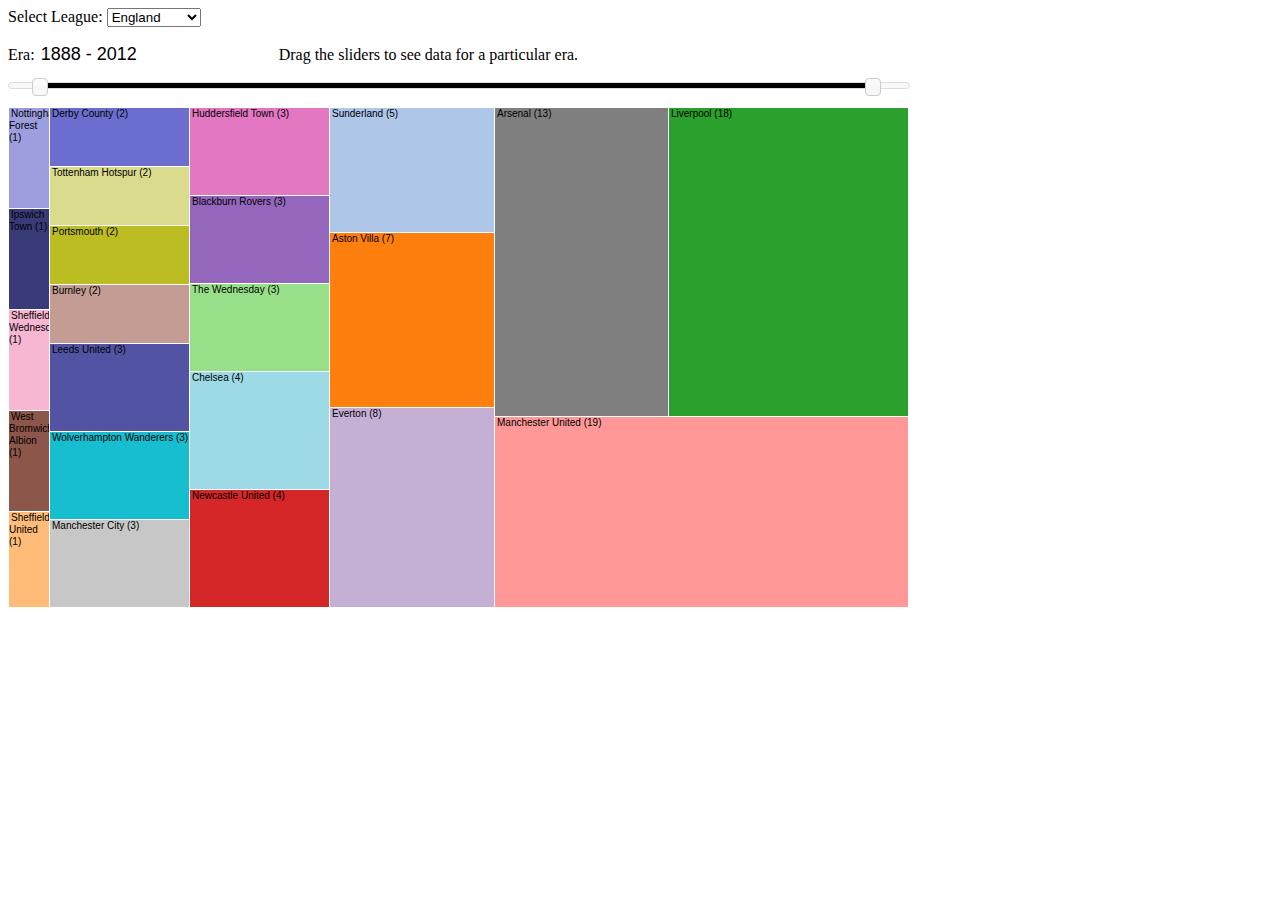
<file: index.html>
<html>
  <head>
    <title>League Champions</title>
    <script type="text/javascript" src="d3.v2.min.js"></script>
    <script type="text/javascript" src="champions.js"></script>
    <link type="text/css" href="jqueryui/css/ui-lightness/jquery-ui-1.8.21.custom.css" rel="stylesheet" />
    <script type="text/javascript" src="jqueryui/js/jquery-1.7.2.min.js"></script>
    <script type="text/javascript" src="jqueryui/js/jquery-ui-1.8.21.custom.min.js"></script>
    <link rel="stylesheet" href="champions.css" type="text/css"
          media="screen" title="no title" charset="utf-8"/>

  </head>
  <body>
    <div id="league">Select League:
      <select id="leagueselect">
        <option value="england">England</option>
        <option value="france">France</option>
        <option value="germany">Germany</option>
        <option value="italy">Italy</option>
        <option value="netherlands">Netherlands</option>
        <option value="spain">Spain</option>
      </select>
    </div>
    <div id="slider">
      <div class="slidercontrols">
        <p>
          <label for="era">Era:</label>
          <input type="text" id="era" style="border:0; color:#000000;" readonly="redonly"/>
          Drag the sliders to see data for a particular era.
        </p>

        <div id="slider-range" style="width: 900px;"></div>
      </div>
      <br/>
      <div id="champions">
      </div>
      <script type="text/javascript">
        drawEvrything();
      </script>
  </body>
</html>
</file>
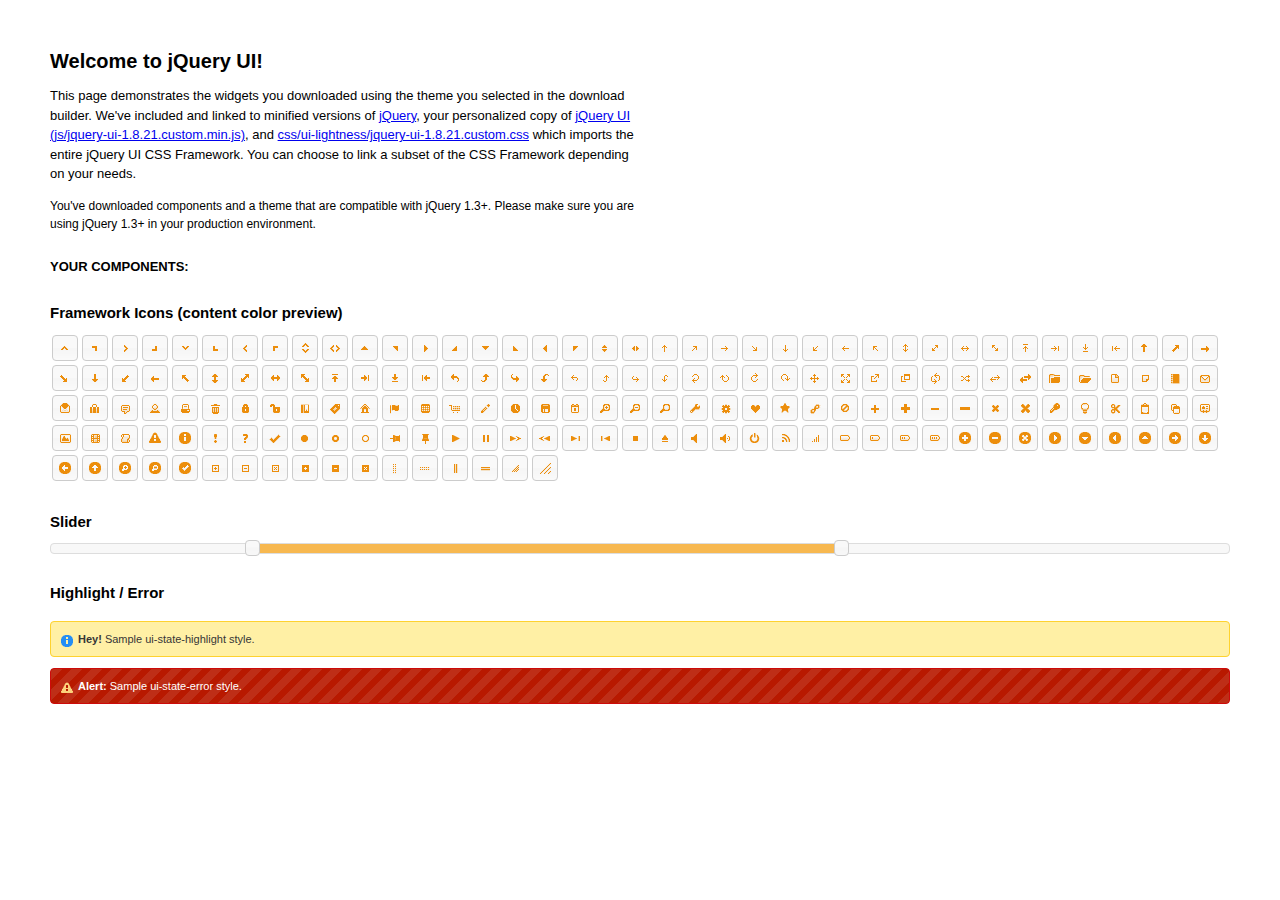
<file: jqueryui/index.html>
<!DOCTYPE html>
<html>
	<head>
		<meta http-equiv="Content-Type" content="text/html; charset=iso-8859-1" />
		<title>jQuery UI Example Page</title>
		<link type="text/css" href="css/ui-lightness/jquery-ui-1.8.21.custom.css" rel="stylesheet" />
		<script type="text/javascript" src="js/jquery-1.7.2.min.js"></script>
		<script type="text/javascript" src="js/jquery-ui-1.8.21.custom.min.js"></script>
		<script type="text/javascript">
			$(function(){

				// Slider
				$('#slider').slider({
					range: true,
					values: [17, 67]
				});

				//hover states on the static widgets
				$('#dialog_link, ul#icons li').hover(
					function() { $(this).addClass('ui-state-hover'); },
					function() { $(this).removeClass('ui-state-hover'); }
				);

			});
		</script>
		<style type="text/css">
			/*demo page css*/
			body{ font: 62.5% "Trebuchet MS", sans-serif; margin: 50px;}
			.demoHeaders { margin-top: 2em; }
			#dialog_link {padding: .4em 1em .4em 20px;text-decoration: none;position: relative;}
			#dialog_link span.ui-icon {margin: 0 5px 0 0;position: absolute;left: .2em;top: 50%;margin-top: -8px;}
			ul#icons {margin: 0; padding: 0;}
			ul#icons li {margin: 2px; position: relative; padding: 4px 0; cursor: pointer; float: left;  list-style: none;}
			ul#icons span.ui-icon {float: left; margin: 0 4px;}
		</style>
	</head>
	<body>
	<h1>Welcome to jQuery UI!</h1>
	<p style="font-size: 1.3em; line-height: 1.5; margin: 1em 0; width: 50%;">This page demonstrates the widgets you downloaded using the theme you selected in the download builder. We've included and linked to minified versions of <a href="js/jquery-1.7.2.min.js">jQuery</a>, your personalized copy of <a href="js/jquery-ui-1.8.21.custom.min.js">jQuery UI (js/jquery-ui-1.8.21.custom.min.js)</a>, and <a href="css/ui-lightness/jquery-ui-1.8.21.custom.css">css/ui-lightness/jquery-ui-1.8.21.custom.css</a> which imports the entire jQuery UI CSS Framework. You can choose to link a subset of the CSS Framework depending on your needs. </p>
	<p style="font-size: 1.2em; line-height: 1.5; margin: 1em 0; width: 50%;">You've downloaded components and a theme that are compatible with jQuery 1.3+. Please make sure you are using jQuery 1.3+ in your production environment.</p>

	<p style="font-weight: bold; margin: 2em 0 1em; font-size: 1.3em;">YOUR COMPONENTS:</p>


		<h2 class="demoHeaders">Framework Icons (content color preview)</h2>
		<ul id="icons" class="ui-widget ui-helper-clearfix">

		<li class="ui-state-default ui-corner-all" title=".ui-icon-carat-1-n"><span class="ui-icon ui-icon-carat-1-n"></span></li>
		<li class="ui-state-default ui-corner-all" title=".ui-icon-carat-1-ne"><span class="ui-icon ui-icon-carat-1-ne"></span></li>
		<li class="ui-state-default ui-corner-all" title=".ui-icon-carat-1-e"><span class="ui-icon ui-icon-carat-1-e"></span></li>

		<li class="ui-state-default ui-corner-all" title=".ui-icon-carat-1-se"><span class="ui-icon ui-icon-carat-1-se"></span></li>
		<li class="ui-state-default ui-corner-all" title=".ui-icon-carat-1-s"><span class="ui-icon ui-icon-carat-1-s"></span></li>
		<li class="ui-state-default ui-corner-all" title=".ui-icon-carat-1-sw"><span class="ui-icon ui-icon-carat-1-sw"></span></li>
		<li class="ui-state-default ui-corner-all" title=".ui-icon-carat-1-w"><span class="ui-icon ui-icon-carat-1-w"></span></li>
		<li class="ui-state-default ui-corner-all" title=".ui-icon-carat-1-nw"><span class="ui-icon ui-icon-carat-1-nw"></span></li>
		<li class="ui-state-default ui-corner-all" title=".ui-icon-carat-2-n-s"><span class="ui-icon ui-icon-carat-2-n-s"></span></li>
		<li class="ui-state-default ui-corner-all" title=".ui-icon-carat-2-e-w"><span class="ui-icon ui-icon-carat-2-e-w"></span></li>
		<li class="ui-state-default ui-corner-all" title=".ui-icon-triangle-1-n"><span class="ui-icon ui-icon-triangle-1-n"></span></li>
		<li class="ui-state-default ui-corner-all" title=".ui-icon-triangle-1-ne"><span class="ui-icon ui-icon-triangle-1-ne"></span></li>

		<li class="ui-state-default ui-corner-all" title=".ui-icon-triangle-1-e"><span class="ui-icon ui-icon-triangle-1-e"></span></li>
		<li class="ui-state-default ui-corner-all" title=".ui-icon-triangle-1-se"><span class="ui-icon ui-icon-triangle-1-se"></span></li>
		<li class="ui-state-default ui-corner-all" title=".ui-icon-triangle-1-s"><span class="ui-icon ui-icon-triangle-1-s"></span></li>
		<li class="ui-state-default ui-corner-all" title=".ui-icon-triangle-1-sw"><span class="ui-icon ui-icon-triangle-1-sw"></span></li>
		<li class="ui-state-default ui-corner-all" title=".ui-icon-triangle-1-w"><span class="ui-icon ui-icon-triangle-1-w"></span></li>
		<li class="ui-state-default ui-corner-all" title=".ui-icon-triangle-1-nw"><span class="ui-icon ui-icon-triangle-1-nw"></span></li>
		<li class="ui-state-default ui-corner-all" title=".ui-icon-triangle-2-n-s"><span class="ui-icon ui-icon-triangle-2-n-s"></span></li>
		<li class="ui-state-default ui-corner-all" title=".ui-icon-triangle-2-e-w"><span class="ui-icon ui-icon-triangle-2-e-w"></span></li>
		<li class="ui-state-default ui-corner-all" title=".ui-icon-arrow-1-n"><span class="ui-icon ui-icon-arrow-1-n"></span></li>

		<li class="ui-state-default ui-corner-all" title=".ui-icon-arrow-1-ne"><span class="ui-icon ui-icon-arrow-1-ne"></span></li>
		<li class="ui-state-default ui-corner-all" title=".ui-icon-arrow-1-e"><span class="ui-icon ui-icon-arrow-1-e"></span></li>
		<li class="ui-state-default ui-corner-all" title=".ui-icon-arrow-1-se"><span class="ui-icon ui-icon-arrow-1-se"></span></li>
		<li class="ui-state-default ui-corner-all" title=".ui-icon-arrow-1-s"><span class="ui-icon ui-icon-arrow-1-s"></span></li>
		<li class="ui-state-default ui-corner-all" title=".ui-icon-arrow-1-sw"><span class="ui-icon ui-icon-arrow-1-sw"></span></li>
		<li class="ui-state-default ui-corner-all" title=".ui-icon-arrow-1-w"><span class="ui-icon ui-icon-arrow-1-w"></span></li>
		<li class="ui-state-default ui-corner-all" title=".ui-icon-arrow-1-nw"><span class="ui-icon ui-icon-arrow-1-nw"></span></li>
		<li class="ui-state-default ui-corner-all" title=".ui-icon-arrow-2-n-s"><span class="ui-icon ui-icon-arrow-2-n-s"></span></li>
		<li class="ui-state-default ui-corner-all" title=".ui-icon-arrow-2-ne-sw"><span class="ui-icon ui-icon-arrow-2-ne-sw"></span></li>

		<li class="ui-state-default ui-corner-all" title=".ui-icon-arrow-2-e-w"><span class="ui-icon ui-icon-arrow-2-e-w"></span></li>
		<li class="ui-state-default ui-corner-all" title=".ui-icon-arrow-2-se-nw"><span class="ui-icon ui-icon-arrow-2-se-nw"></span></li>
		<li class="ui-state-default ui-corner-all" title=".ui-icon-arrowstop-1-n"><span class="ui-icon ui-icon-arrowstop-1-n"></span></li>
		<li class="ui-state-default ui-corner-all" title=".ui-icon-arrowstop-1-e"><span class="ui-icon ui-icon-arrowstop-1-e"></span></li>
		<li class="ui-state-default ui-corner-all" title=".ui-icon-arrowstop-1-s"><span class="ui-icon ui-icon-arrowstop-1-s"></span></li>
		<li class="ui-state-default ui-corner-all" title=".ui-icon-arrowstop-1-w"><span class="ui-icon ui-icon-arrowstop-1-w"></span></li>
		<li class="ui-state-default ui-corner-all" title=".ui-icon-arrowthick-1-n"><span class="ui-icon ui-icon-arrowthick-1-n"></span></li>
		<li class="ui-state-default ui-corner-all" title=".ui-icon-arrowthick-1-ne"><span class="ui-icon ui-icon-arrowthick-1-ne"></span></li>
		<li class="ui-state-default ui-corner-all" title=".ui-icon-arrowthick-1-e"><span class="ui-icon ui-icon-arrowthick-1-e"></span></li>

		<li class="ui-state-default ui-corner-all" title=".ui-icon-arrowthick-1-se"><span class="ui-icon ui-icon-arrowthick-1-se"></span></li>
		<li class="ui-state-default ui-corner-all" title=".ui-icon-arrowthick-1-s"><span class="ui-icon ui-icon-arrowthick-1-s"></span></li>
		<li class="ui-state-default ui-corner-all" title=".ui-icon-arrowthick-1-sw"><span class="ui-icon ui-icon-arrowthick-1-sw"></span></li>
		<li class="ui-state-default ui-corner-all" title=".ui-icon-arrowthick-1-w"><span class="ui-icon ui-icon-arrowthick-1-w"></span></li>
		<li class="ui-state-default ui-corner-all" title=".ui-icon-arrowthick-1-nw"><span class="ui-icon ui-icon-arrowthick-1-nw"></span></li>
		<li class="ui-state-default ui-corner-all" title=".ui-icon-arrowthick-2-n-s"><span class="ui-icon ui-icon-arrowthick-2-n-s"></span></li>
		<li class="ui-state-default ui-corner-all" title=".ui-icon-arrowthick-2-ne-sw"><span class="ui-icon ui-icon-arrowthick-2-ne-sw"></span></li>
		<li class="ui-state-default ui-corner-all" title=".ui-icon-arrowthick-2-e-w"><span class="ui-icon ui-icon-arrowthick-2-e-w"></span></li>
		<li class="ui-state-default ui-corner-all" title=".ui-icon-arrowthick-2-se-nw"><span class="ui-icon ui-icon-arrowthick-2-se-nw"></span></li>

		<li class="ui-state-default ui-corner-all" title=".ui-icon-arrowthickstop-1-n"><span class="ui-icon ui-icon-arrowthickstop-1-n"></span></li>
		<li class="ui-state-default ui-corner-all" title=".ui-icon-arrowthickstop-1-e"><span class="ui-icon ui-icon-arrowthickstop-1-e"></span></li>
		<li class="ui-state-default ui-corner-all" title=".ui-icon-arrowthickstop-1-s"><span class="ui-icon ui-icon-arrowthickstop-1-s"></span></li>
		<li class="ui-state-default ui-corner-all" title=".ui-icon-arrowthickstop-1-w"><span class="ui-icon ui-icon-arrowthickstop-1-w"></span></li>
		<li class="ui-state-default ui-corner-all" title=".ui-icon-arrowreturnthick-1-w"><span class="ui-icon ui-icon-arrowreturnthick-1-w"></span></li>
		<li class="ui-state-default ui-corner-all" title=".ui-icon-arrowreturnthick-1-n"><span class="ui-icon ui-icon-arrowreturnthick-1-n"></span></li>
		<li class="ui-state-default ui-corner-all" title=".ui-icon-arrowreturnthick-1-e"><span class="ui-icon ui-icon-arrowreturnthick-1-e"></span></li>
		<li class="ui-state-default ui-corner-all" title=".ui-icon-arrowreturnthick-1-s"><span class="ui-icon ui-icon-arrowreturnthick-1-s"></span></li>
		<li class="ui-state-default ui-corner-all" title=".ui-icon-arrowreturn-1-w"><span class="ui-icon ui-icon-arrowreturn-1-w"></span></li>

		<li class="ui-state-default ui-corner-all" title=".ui-icon-arrowreturn-1-n"><span class="ui-icon ui-icon-arrowreturn-1-n"></span></li>
		<li class="ui-state-default ui-corner-all" title=".ui-icon-arrowreturn-1-e"><span class="ui-icon ui-icon-arrowreturn-1-e"></span></li>
		<li class="ui-state-default ui-corner-all" title=".ui-icon-arrowreturn-1-s"><span class="ui-icon ui-icon-arrowreturn-1-s"></span></li>
		<li class="ui-state-default ui-corner-all" title=".ui-icon-arrowrefresh-1-w"><span class="ui-icon ui-icon-arrowrefresh-1-w"></span></li>
		<li class="ui-state-default ui-corner-all" title=".ui-icon-arrowrefresh-1-n"><span class="ui-icon ui-icon-arrowrefresh-1-n"></span></li>
		<li class="ui-state-default ui-corner-all" title=".ui-icon-arrowrefresh-1-e"><span class="ui-icon ui-icon-arrowrefresh-1-e"></span></li>
		<li class="ui-state-default ui-corner-all" title=".ui-icon-arrowrefresh-1-s"><span class="ui-icon ui-icon-arrowrefresh-1-s"></span></li>
		<li class="ui-state-default ui-corner-all" title=".ui-icon-arrow-4"><span class="ui-icon ui-icon-arrow-4"></span></li>
		<li class="ui-state-default ui-corner-all" title=".ui-icon-arrow-4-diag"><span class="ui-icon ui-icon-arrow-4-diag"></span></li>

		<li class="ui-state-default ui-corner-all" title=".ui-icon-extlink"><span class="ui-icon ui-icon-extlink"></span></li>
		<li class="ui-state-default ui-corner-all" title=".ui-icon-newwin"><span class="ui-icon ui-icon-newwin"></span></li>
		<li class="ui-state-default ui-corner-all" title=".ui-icon-refresh"><span class="ui-icon ui-icon-refresh"></span></li>
		<li class="ui-state-default ui-corner-all" title=".ui-icon-shuffle"><span class="ui-icon ui-icon-shuffle"></span></li>
		<li class="ui-state-default ui-corner-all" title=".ui-icon-transfer-e-w"><span class="ui-icon ui-icon-transfer-e-w"></span></li>
		<li class="ui-state-default ui-corner-all" title=".ui-icon-transferthick-e-w"><span class="ui-icon ui-icon-transferthick-e-w"></span></li>
		<li class="ui-state-default ui-corner-all" title=".ui-icon-folder-collapsed"><span class="ui-icon ui-icon-folder-collapsed"></span></li>
		<li class="ui-state-default ui-corner-all" title=".ui-icon-folder-open"><span class="ui-icon ui-icon-folder-open"></span></li>
		<li class="ui-state-default ui-corner-all" title=".ui-icon-document"><span class="ui-icon ui-icon-document"></span></li>

		<li class="ui-state-default ui-corner-all" title=".ui-icon-document-b"><span class="ui-icon ui-icon-document-b"></span></li>
		<li class="ui-state-default ui-corner-all" title=".ui-icon-note"><span class="ui-icon ui-icon-note"></span></li>
		<li class="ui-state-default ui-corner-all" title=".ui-icon-mail-closed"><span class="ui-icon ui-icon-mail-closed"></span></li>
		<li class="ui-state-default ui-corner-all" title=".ui-icon-mail-open"><span class="ui-icon ui-icon-mail-open"></span></li>
		<li class="ui-state-default ui-corner-all" title=".ui-icon-suitcase"><span class="ui-icon ui-icon-suitcase"></span></li>
		<li class="ui-state-default ui-corner-all" title=".ui-icon-comment"><span class="ui-icon ui-icon-comment"></span></li>
		<li class="ui-state-default ui-corner-all" title=".ui-icon-person"><span class="ui-icon ui-icon-person"></span></li>
		<li class="ui-state-default ui-corner-all" title=".ui-icon-print"><span class="ui-icon ui-icon-print"></span></li>
		<li class="ui-state-default ui-corner-all" title=".ui-icon-trash"><span class="ui-icon ui-icon-trash"></span></li>

		<li class="ui-state-default ui-corner-all" title=".ui-icon-locked"><span class="ui-icon ui-icon-locked"></span></li>
		<li class="ui-state-default ui-corner-all" title=".ui-icon-unlocked"><span class="ui-icon ui-icon-unlocked"></span></li>
		<li class="ui-state-default ui-corner-all" title=".ui-icon-bookmark"><span class="ui-icon ui-icon-bookmark"></span></li>
		<li class="ui-state-default ui-corner-all" title=".ui-icon-tag"><span class="ui-icon ui-icon-tag"></span></li>
		<li class="ui-state-default ui-corner-all" title=".ui-icon-home"><span class="ui-icon ui-icon-home"></span></li>
		<li class="ui-state-default ui-corner-all" title=".ui-icon-flag"><span class="ui-icon ui-icon-flag"></span></li>
		<li class="ui-state-default ui-corner-all" title=".ui-icon-calculator"><span class="ui-icon ui-icon-calculator"></span></li>
		<li class="ui-state-default ui-corner-all" title=".ui-icon-cart"><span class="ui-icon ui-icon-cart"></span></li>
		<li class="ui-state-default ui-corner-all" title=".ui-icon-pencil"><span class="ui-icon ui-icon-pencil"></span></li>

		<li class="ui-state-default ui-corner-all" title=".ui-icon-clock"><span class="ui-icon ui-icon-clock"></span></li>
		<li class="ui-state-default ui-corner-all" title=".ui-icon-disk"><span class="ui-icon ui-icon-disk"></span></li>
		<li class="ui-state-default ui-corner-all" title=".ui-icon-calendar"><span class="ui-icon ui-icon-calendar"></span></li>
		<li class="ui-state-default ui-corner-all" title=".ui-icon-zoomin"><span class="ui-icon ui-icon-zoomin"></span></li>
		<li class="ui-state-default ui-corner-all" title=".ui-icon-zoomout"><span class="ui-icon ui-icon-zoomout"></span></li>
		<li class="ui-state-default ui-corner-all" title=".ui-icon-search"><span class="ui-icon ui-icon-search"></span></li>
		<li class="ui-state-default ui-corner-all" title=".ui-icon-wrench"><span class="ui-icon ui-icon-wrench"></span></li>
		<li class="ui-state-default ui-corner-all" title=".ui-icon-gear"><span class="ui-icon ui-icon-gear"></span></li>
		<li class="ui-state-default ui-corner-all" title=".ui-icon-heart"><span class="ui-icon ui-icon-heart"></span></li>

		<li class="ui-state-default ui-corner-all" title=".ui-icon-star"><span class="ui-icon ui-icon-star"></span></li>
		<li class="ui-state-default ui-corner-all" title=".ui-icon-link"><span class="ui-icon ui-icon-link"></span></li>
		<li class="ui-state-default ui-corner-all" title=".ui-icon-cancel"><span class="ui-icon ui-icon-cancel"></span></li>
		<li class="ui-state-default ui-corner-all" title=".ui-icon-plus"><span class="ui-icon ui-icon-plus"></span></li>
		<li class="ui-state-default ui-corner-all" title=".ui-icon-plusthick"><span class="ui-icon ui-icon-plusthick"></span></li>
		<li class="ui-state-default ui-corner-all" title=".ui-icon-minus"><span class="ui-icon ui-icon-minus"></span></li>
		<li class="ui-state-default ui-corner-all" title=".ui-icon-minusthick"><span class="ui-icon ui-icon-minusthick"></span></li>
		<li class="ui-state-default ui-corner-all" title=".ui-icon-close"><span class="ui-icon ui-icon-close"></span></li>
		<li class="ui-state-default ui-corner-all" title=".ui-icon-closethick"><span class="ui-icon ui-icon-closethick"></span></li>

		<li class="ui-state-default ui-corner-all" title=".ui-icon-key"><span class="ui-icon ui-icon-key"></span></li>
		<li class="ui-state-default ui-corner-all" title=".ui-icon-lightbulb"><span class="ui-icon ui-icon-lightbulb"></span></li>
		<li class="ui-state-default ui-corner-all" title=".ui-icon-scissors"><span class="ui-icon ui-icon-scissors"></span></li>
		<li class="ui-state-default ui-corner-all" title=".ui-icon-clipboard"><span class="ui-icon ui-icon-clipboard"></span></li>
		<li class="ui-state-default ui-corner-all" title=".ui-icon-copy"><span class="ui-icon ui-icon-copy"></span></li>
		<li class="ui-state-default ui-corner-all" title=".ui-icon-contact"><span class="ui-icon ui-icon-contact"></span></li>
		<li class="ui-state-default ui-corner-all" title=".ui-icon-image"><span class="ui-icon ui-icon-image"></span></li>
		<li class="ui-state-default ui-corner-all" title=".ui-icon-video"><span class="ui-icon ui-icon-video"></span></li>
		<li class="ui-state-default ui-corner-all" title=".ui-icon-script"><span class="ui-icon ui-icon-script"></span></li>
		<li class="ui-state-default ui-corner-all" title=".ui-icon-alert"><span class="ui-icon ui-icon-alert"></span></li>

		<li class="ui-state-default ui-corner-all" title=".ui-icon-info"><span class="ui-icon ui-icon-info"></span></li>
		<li class="ui-state-default ui-corner-all" title=".ui-icon-notice"><span class="ui-icon ui-icon-notice"></span></li>
		<li class="ui-state-default ui-corner-all" title=".ui-icon-help"><span class="ui-icon ui-icon-help"></span></li>
		<li class="ui-state-default ui-corner-all" title=".ui-icon-check"><span class="ui-icon ui-icon-check"></span></li>
		<li class="ui-state-default ui-corner-all" title=".ui-icon-bullet"><span class="ui-icon ui-icon-bullet"></span></li>
		<li class="ui-state-default ui-corner-all" title=".ui-icon-radio-off"><span class="ui-icon ui-icon-radio-off"></span></li>
		<li class="ui-state-default ui-corner-all" title=".ui-icon-radio-on"><span class="ui-icon ui-icon-radio-on"></span></li>
		<li class="ui-state-default ui-corner-all" title=".ui-icon-pin-w"><span class="ui-icon ui-icon-pin-w"></span></li>
		<li class="ui-state-default ui-corner-all" title=".ui-icon-pin-s"><span class="ui-icon ui-icon-pin-s"></span></li>
		<li class="ui-state-default ui-corner-all" title=".ui-icon-play"><span class="ui-icon ui-icon-play"></span></li>
		<li class="ui-state-default ui-corner-all" title=".ui-icon-pause"><span class="ui-icon ui-icon-pause"></span></li>

		<li class="ui-state-default ui-corner-all" title=".ui-icon-seek-next"><span class="ui-icon ui-icon-seek-next"></span></li>
		<li class="ui-state-default ui-corner-all" title=".ui-icon-seek-prev"><span class="ui-icon ui-icon-seek-prev"></span></li>
		<li class="ui-state-default ui-corner-all" title=".ui-icon-seek-end"><span class="ui-icon ui-icon-seek-end"></span></li>
		<li class="ui-state-default ui-corner-all" title=".ui-icon-seek-first"><span class="ui-icon ui-icon-seek-first"></span></li>
		<li class="ui-state-default ui-corner-all" title=".ui-icon-stop"><span class="ui-icon ui-icon-stop"></span></li>
		<li class="ui-state-default ui-corner-all" title=".ui-icon-eject"><span class="ui-icon ui-icon-eject"></span></li>
		<li class="ui-state-default ui-corner-all" title=".ui-icon-volume-off"><span class="ui-icon ui-icon-volume-off"></span></li>
		<li class="ui-state-default ui-corner-all" title=".ui-icon-volume-on"><span class="ui-icon ui-icon-volume-on"></span></li>
		<li class="ui-state-default ui-corner-all" title=".ui-icon-power"><span class="ui-icon ui-icon-power"></span></li>

		<li class="ui-state-default ui-corner-all" title=".ui-icon-signal-diag"><span class="ui-icon ui-icon-signal-diag"></span></li>
		<li class="ui-state-default ui-corner-all" title=".ui-icon-signal"><span class="ui-icon ui-icon-signal"></span></li>
		<li class="ui-state-default ui-corner-all" title=".ui-icon-battery-0"><span class="ui-icon ui-icon-battery-0"></span></li>
		<li class="ui-state-default ui-corner-all" title=".ui-icon-battery-1"><span class="ui-icon ui-icon-battery-1"></span></li>
		<li class="ui-state-default ui-corner-all" title=".ui-icon-battery-2"><span class="ui-icon ui-icon-battery-2"></span></li>
		<li class="ui-state-default ui-corner-all" title=".ui-icon-battery-3"><span class="ui-icon ui-icon-battery-3"></span></li>
		<li class="ui-state-default ui-corner-all" title=".ui-icon-circle-plus"><span class="ui-icon ui-icon-circle-plus"></span></li>
		<li class="ui-state-default ui-corner-all" title=".ui-icon-circle-minus"><span class="ui-icon ui-icon-circle-minus"></span></li>
		<li class="ui-state-default ui-corner-all" title=".ui-icon-circle-close"><span class="ui-icon ui-icon-circle-close"></span></li>

		<li class="ui-state-default ui-corner-all" title=".ui-icon-circle-triangle-e"><span class="ui-icon ui-icon-circle-triangle-e"></span></li>
		<li class="ui-state-default ui-corner-all" title=".ui-icon-circle-triangle-s"><span class="ui-icon ui-icon-circle-triangle-s"></span></li>
		<li class="ui-state-default ui-corner-all" title=".ui-icon-circle-triangle-w"><span class="ui-icon ui-icon-circle-triangle-w"></span></li>
		<li class="ui-state-default ui-corner-all" title=".ui-icon-circle-triangle-n"><span class="ui-icon ui-icon-circle-triangle-n"></span></li>
		<li class="ui-state-default ui-corner-all" title=".ui-icon-circle-arrow-e"><span class="ui-icon ui-icon-circle-arrow-e"></span></li>
		<li class="ui-state-default ui-corner-all" title=".ui-icon-circle-arrow-s"><span class="ui-icon ui-icon-circle-arrow-s"></span></li>
		<li class="ui-state-default ui-corner-all" title=".ui-icon-circle-arrow-w"><span class="ui-icon ui-icon-circle-arrow-w"></span></li>
		<li class="ui-state-default ui-corner-all" title=".ui-icon-circle-arrow-n"><span class="ui-icon ui-icon-circle-arrow-n"></span></li>
		<li class="ui-state-default ui-corner-all" title=".ui-icon-circle-zoomin"><span class="ui-icon ui-icon-circle-zoomin"></span></li>

		<li class="ui-state-default ui-corner-all" title=".ui-icon-circle-zoomout"><span class="ui-icon ui-icon-circle-zoomout"></span></li>
		<li class="ui-state-default ui-corner-all" title=".ui-icon-circle-check"><span class="ui-icon ui-icon-circle-check"></span></li>
		<li class="ui-state-default ui-corner-all" title=".ui-icon-circlesmall-plus"><span class="ui-icon ui-icon-circlesmall-plus"></span></li>
		<li class="ui-state-default ui-corner-all" title=".ui-icon-circlesmall-minus"><span class="ui-icon ui-icon-circlesmall-minus"></span></li>
		<li class="ui-state-default ui-corner-all" title=".ui-icon-circlesmall-close"><span class="ui-icon ui-icon-circlesmall-close"></span></li>
		<li class="ui-state-default ui-corner-all" title=".ui-icon-squaresmall-plus"><span class="ui-icon ui-icon-squaresmall-plus"></span></li>
		<li class="ui-state-default ui-corner-all" title=".ui-icon-squaresmall-minus"><span class="ui-icon ui-icon-squaresmall-minus"></span></li>
		<li class="ui-state-default ui-corner-all" title=".ui-icon-squaresmall-close"><span class="ui-icon ui-icon-squaresmall-close"></span></li>
		<li class="ui-state-default ui-corner-all" title=".ui-icon-grip-dotted-vertical"><span class="ui-icon ui-icon-grip-dotted-vertical"></span></li>

		<li class="ui-state-default ui-corner-all" title=".ui-icon-grip-dotted-horizontal"><span class="ui-icon ui-icon-grip-dotted-horizontal"></span></li>
		<li class="ui-state-default ui-corner-all" title=".ui-icon-grip-solid-vertical"><span class="ui-icon ui-icon-grip-solid-vertical"></span></li>
		<li class="ui-state-default ui-corner-all" title=".ui-icon-grip-solid-horizontal"><span class="ui-icon ui-icon-grip-solid-horizontal"></span></li>
		<li class="ui-state-default ui-corner-all" title=".ui-icon-gripsmall-diagonal-se"><span class="ui-icon ui-icon-gripsmall-diagonal-se"></span></li>
		<li class="ui-state-default ui-corner-all" title=".ui-icon-grip-diagonal-se"><span class="ui-icon ui-icon-grip-diagonal-se"></span></li>
		</ul>


		<!-- Slider -->
		<h2 class="demoHeaders">Slider</h2>
		<div id="slider"></div>

		<!-- Highlight / Error -->
		<h2 class="demoHeaders">Highlight / Error</h2>
		<div class="ui-widget">
			<div class="ui-state-highlight ui-corner-all" style="margin-top: 20px; padding: 0 .7em;">
				<p><span class="ui-icon ui-icon-info" style="float: left; margin-right: .3em;"></span>
				<strong>Hey!</strong> Sample ui-state-highlight style.</p>
			</div>
		</div>
		<br/>
		<div class="ui-widget">
			<div class="ui-state-error ui-corner-all" style="padding: 0 .7em;">
				<p><span class="ui-icon ui-icon-alert" style="float: left; margin-right: .3em;"></span>
				<strong>Alert:</strong> Sample ui-state-error style.</p>
			</div>
		</div>

	</body>
</html>
</file>
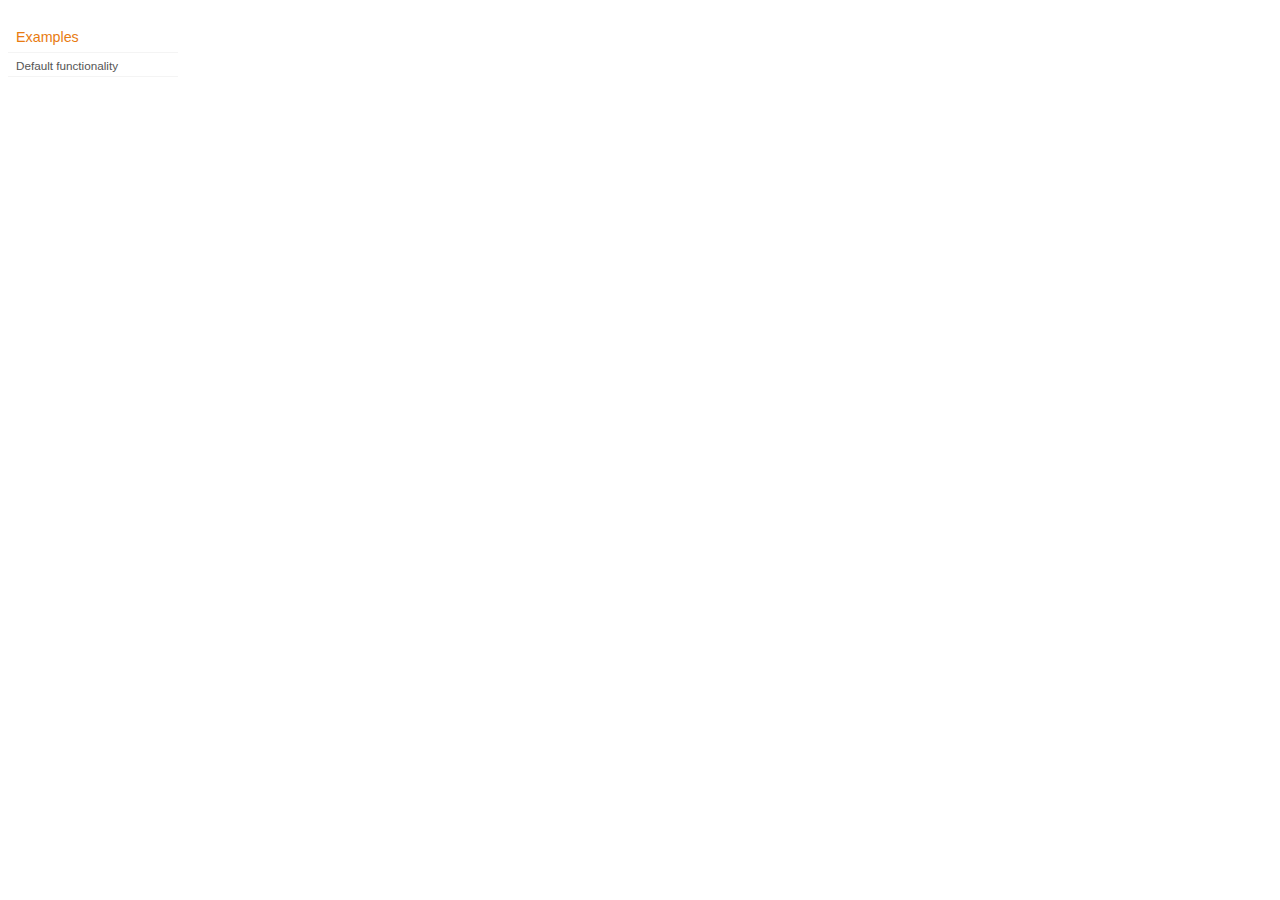
<file: jqueryui/development-bundle/demos/addClass/index.html>
<!DOCTYPE html>
<html lang="en">
<head>
	<meta charset="utf-8">
	<title>jQuery UI Effects Demos</title>
	<link rel="stylesheet" href="../demos.css">
</head>
<body>

<div class="demos-nav">
	<h4>Examples</h4>
	<ul>
		<li class="demo-config-on"><a href="default.html">Default functionality</a></li>
	</ul>
</div>

</body>
</html>
</file>
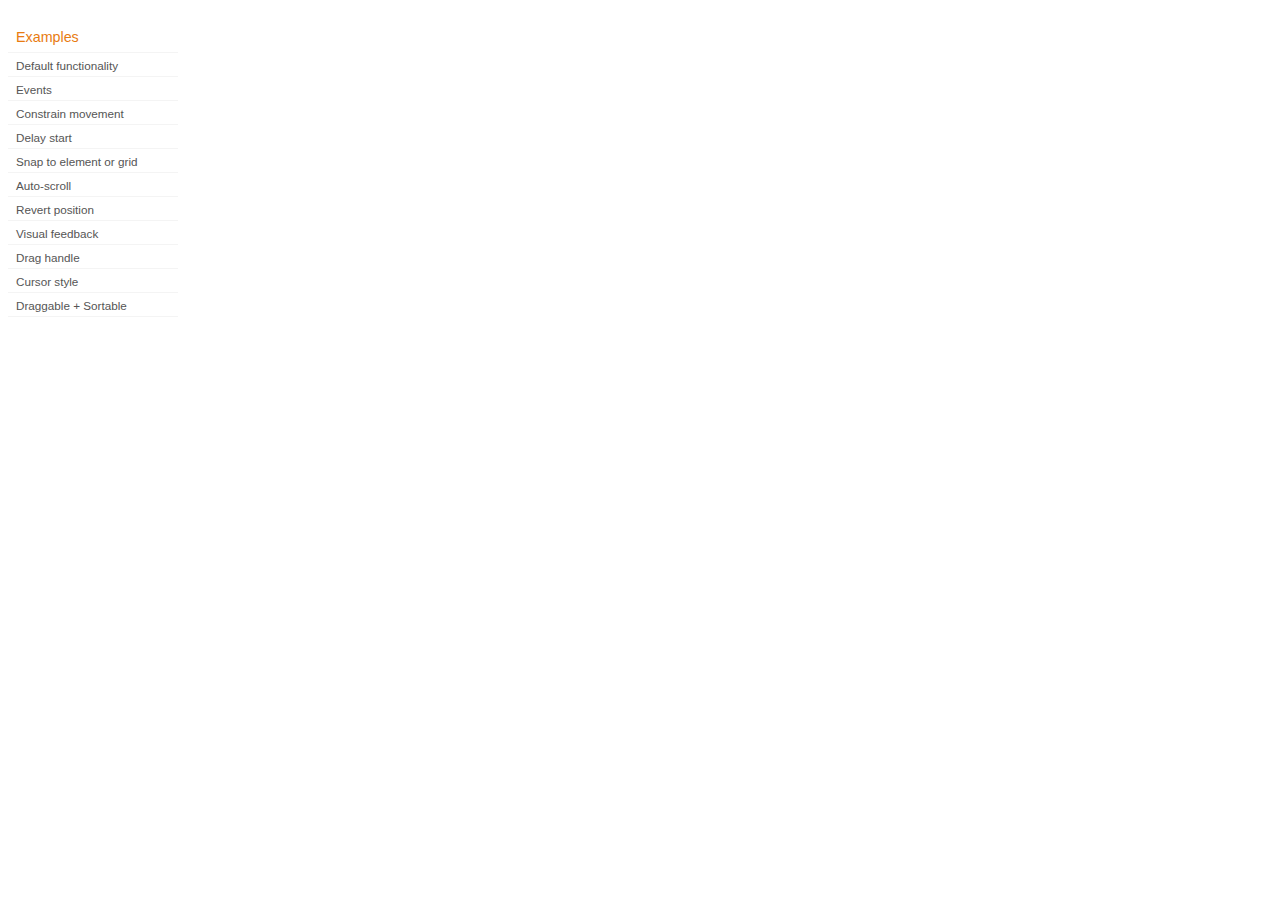
<file: jqueryui/development-bundle/demos/draggable/index.html>
<!DOCTYPE html>
<html lang="en">
<head>
	<meta charset="utf-8">
	<title>jQuery UI Draggable Demos</title>
	<link rel="stylesheet" href="../demos.css">
</head>
<body>

<div class="demos-nav">
	<h4>Examples</h4>
	<ul>
		<li class="demo-config-on"><a href="default.html">Default functionality</a></li>
		<li><a href="events.html">Events</a></li>
		<li><a href="constrain-movement.html">Constrain movement</a></li>
		<li><a href="delay-start.html">Delay start</a></li>
		<li><a href="snap-to.html">Snap to element or&#160;grid</a></li>
		<li><a href="scroll.html">Auto-scroll</a></li>
		<li><a href="revert.html">Revert position</a></li>
		<li><a href="visual-feedback.html">Visual feedback</a></li>
		<li><a href="handle.html">Drag handle</a></li>
		<li><a href="cursor-style.html">Cursor style</a></li>
		<li><a href="sortable.html">Draggable + Sortable</a></li>
	</ul>
</div>

</body>
</html>
</file>
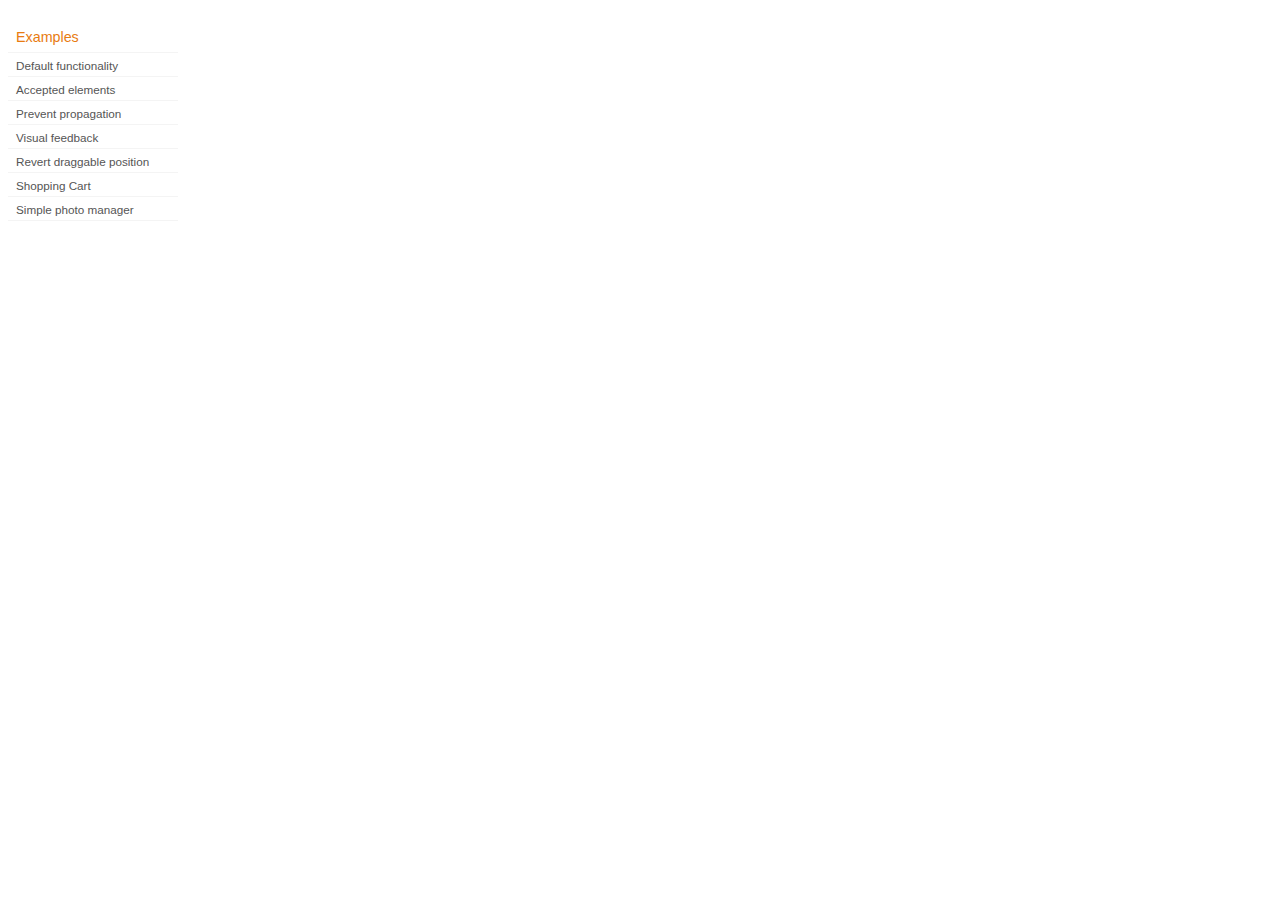
<file: jqueryui/development-bundle/demos/droppable/index.html>
<!DOCTYPE html>
<html lang="en">
<head>
	<meta charset="utf-8">
	<title>jQuery UI Droppable Demos</title>
	<link rel="stylesheet" href="../demos.css">
</head>
<body>

<div class="demos-nav">
	<h4>Examples</h4>
	<ul>
		<li class="demo-config-on"><a href="default.html">Default functionality</a></li>
		<li><a href="accepted-elements.html">Accepted elements</a></li>
		<li><a href="propagation.html">Prevent propagation</a></li>
		<li><a href="visual-feedback.html">Visual feedback</a></li>
		<li><a href="revert.html">Revert draggable position</a></li>
		<li><a href="shopping-cart.html">Shopping Cart</a></li>
		<li><a href="photo-manager.html">Simple photo manager</a></li>
	</ul>
</div>

</body>
</html>
</file>
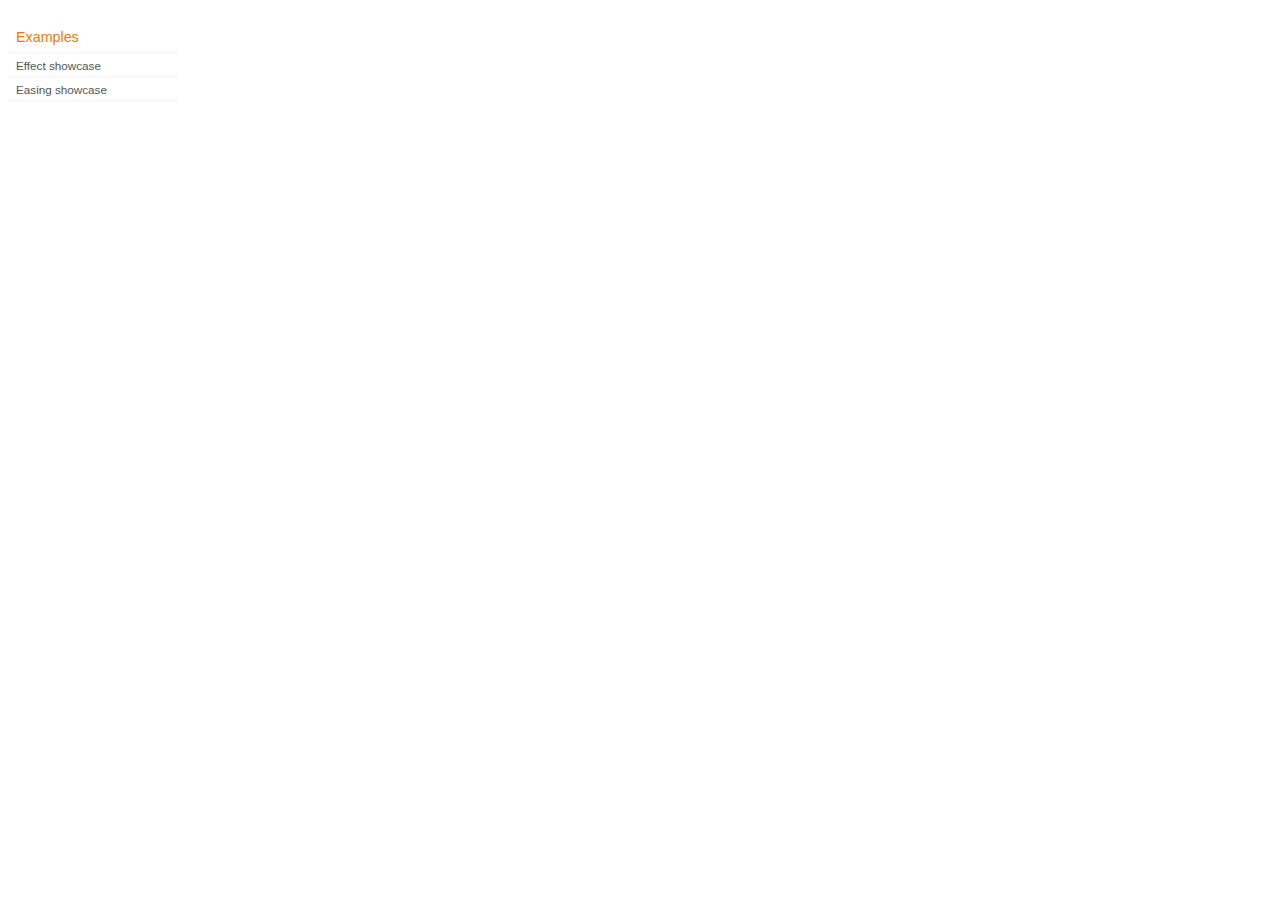
<file: jqueryui/development-bundle/demos/effect/index.html>
<!DOCTYPE html>
<html lang="en">
<head>
	<meta charset="utf-8">
	<title>jQuery UI Effects Demos</title>
	<link rel="stylesheet" href="../demos.css">
</head>
<body>

<div class="demos-nav">
	<h4>Examples</h4>
	<ul>
		<li class="demo-config-on"><a href="default.html">Effect showcase</a></li>
		<li><a href="easing.html">Easing showcase</a></li>
	</ul>
</div>

</body>
</html>
</file>
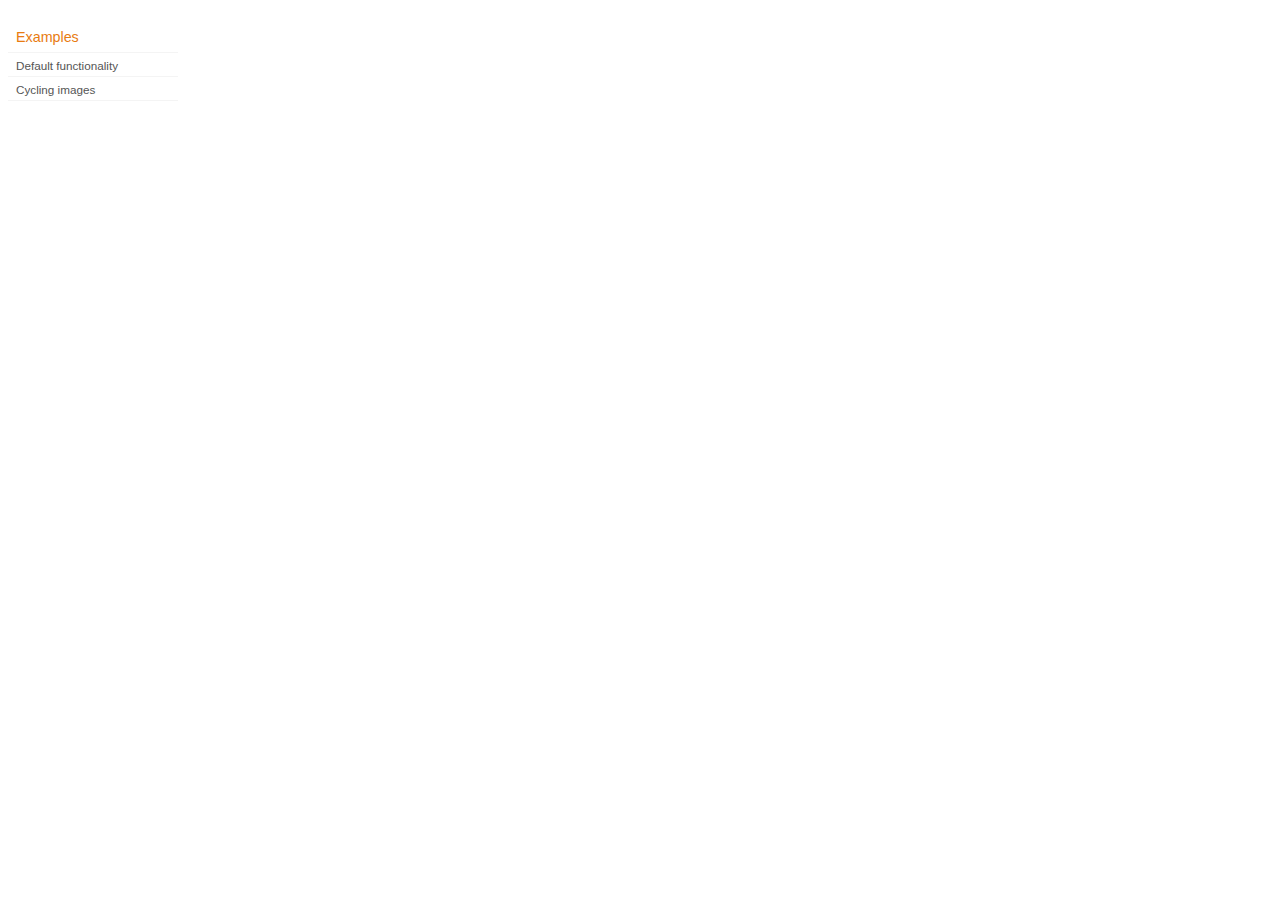
<file: jqueryui/development-bundle/demos/position/index.html>
<!DOCTYPE html>
<html lang="en">
<head>
	<meta charset="utf-8">
	<title>jQuery UI Position Demo</title>
	<link rel="stylesheet" href="../demos.css">
</head>
<body>

<div class="demos-nav">
	<h4>Examples</h4>
	<ul>
		<li class="demo-config-on"><a href="default.html">Default functionality</a></li>
		<li><a href="cycler.html">Cycling images</a></li>
	</ul>
</div>

</body>
</html>
</file>
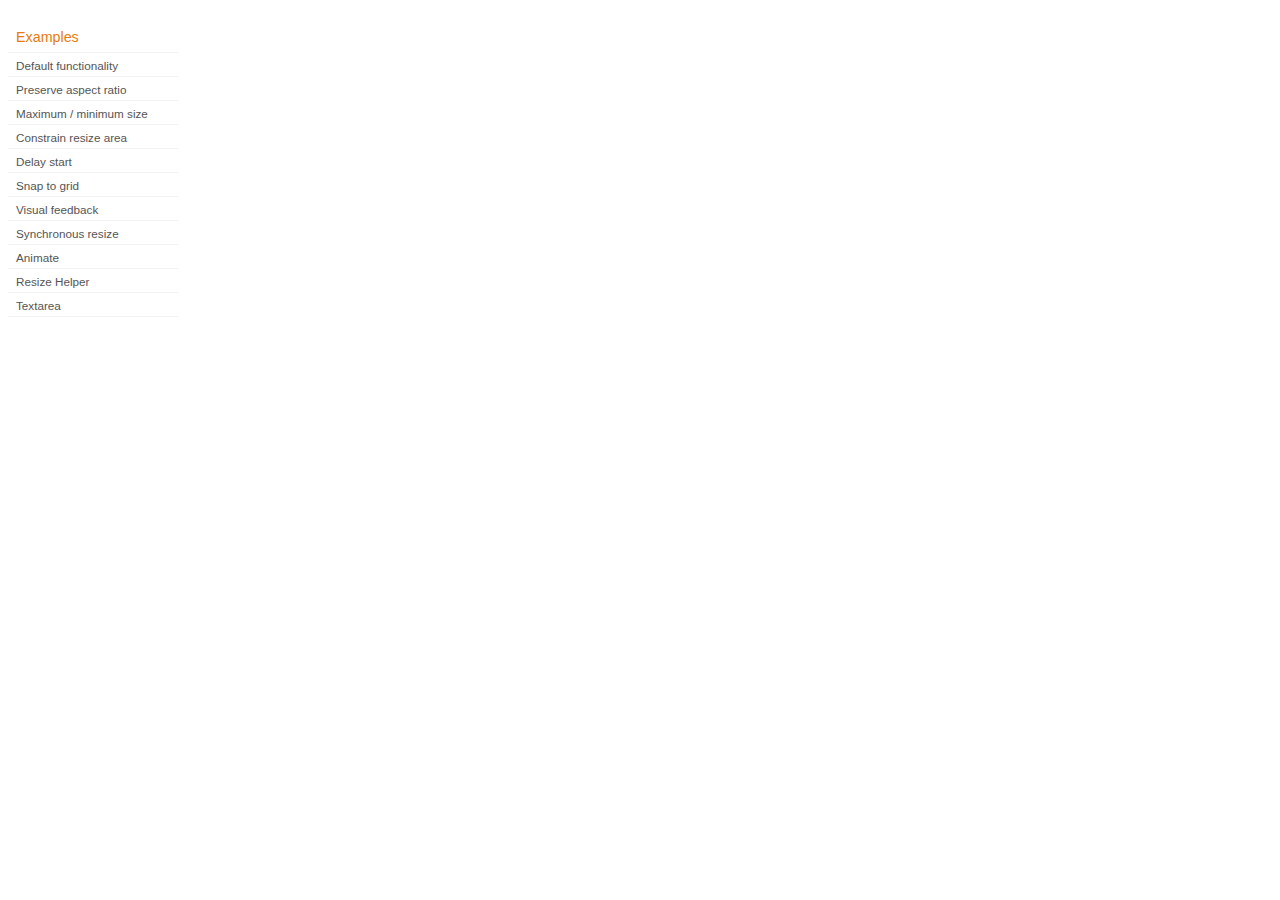
<file: jqueryui/development-bundle/demos/resizable/index.html>
<!DOCTYPE html>
<html lang="en">
<head>
	<meta charset="utf-8">
	<title>jQuery UI Resizable Demos</title>
	<link rel="stylesheet" href="../demos.css">
</head>
<body>

<div class="demos-nav">
	<h4>Examples</h4>
	<ul>
		<li class="demo-config-on"><a href="default.html">Default functionality</a></li>
		<li><a href="aspect-ratio.html">Preserve aspect ratio</a></li>
		<li><a href="max-min.html">Maximum / minimum size</a></li>
		<li><a href="constrain-area.html">Constrain resize area</a></li>
 		<li><a href="delay-start.html">Delay start</a></li>
		<li><a href="snap-to-grid.html">Snap to grid</a></li>
		<li><a href="visual-feedback.html">Visual feedback</a></li>
		<li><a href="synchronous-resize.html">Synchronous resize</a></li>
		<li><a href="animate.html">Animate</a></li>
		<li><a href="helper.html">Resize Helper</a></li>
		<li><a href="textarea.html">Textarea</a></li>
	</ul>
</div>

</body>
</html>
</file>
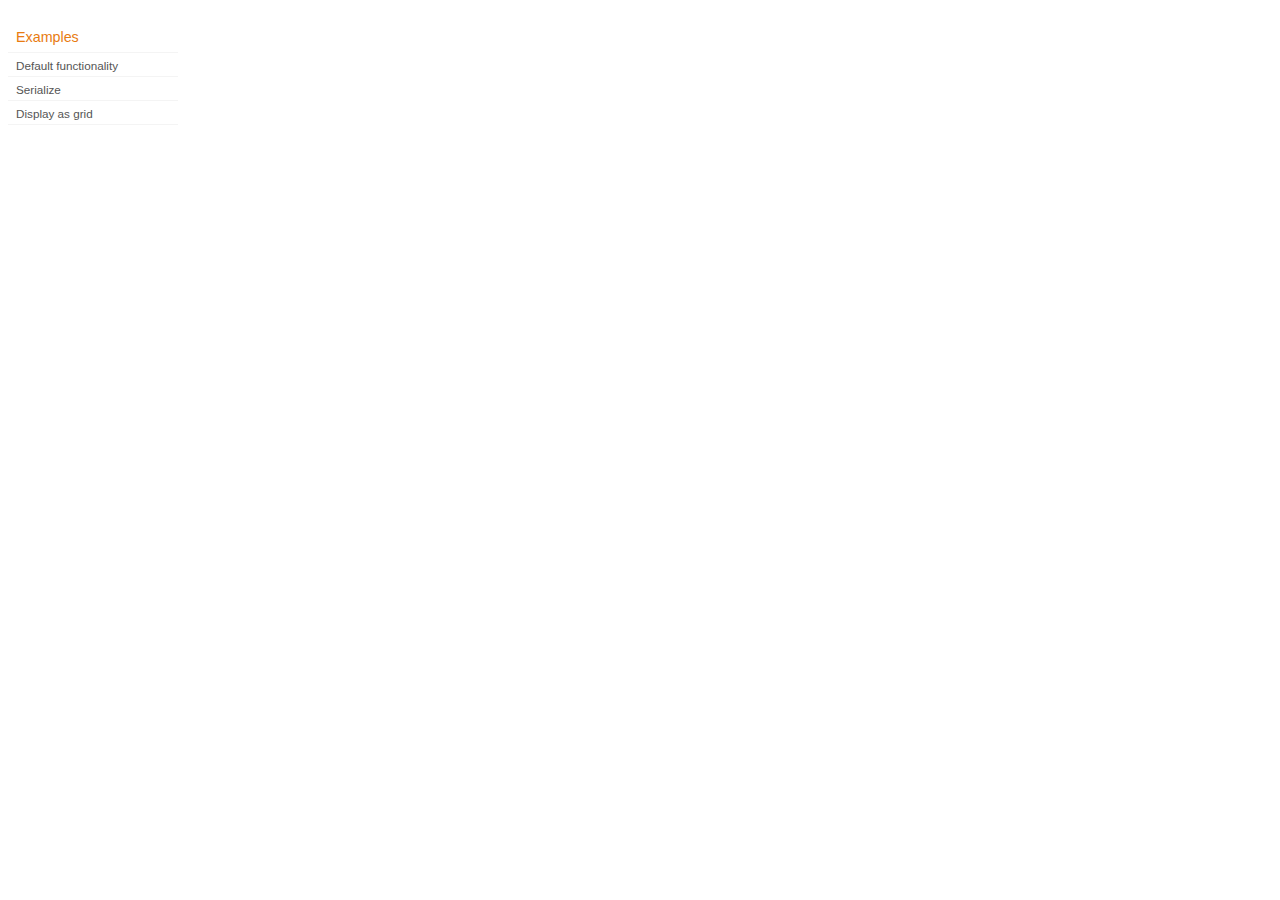
<file: jqueryui/development-bundle/demos/selectable/index.html>
<!DOCTYPE html>
<html lang="en">
<head>
	<meta charset="utf-8">
	<title>jQuery UI Selectable Demos</title>
	<link rel="stylesheet" href="../demos.css">
</head>
<body>

<div class="demos-nav">
	<h4>Examples</h4>
	<ul>
		<li class="demo-config-on"><a href="default.html">Default functionality</a></li>
		<li><a href="serialize.html">Serialize</a></li>
		<li><a href="display-grid.html">Display as grid</a></li>		
	</ul>
</div>

</body>
</html>
</file>
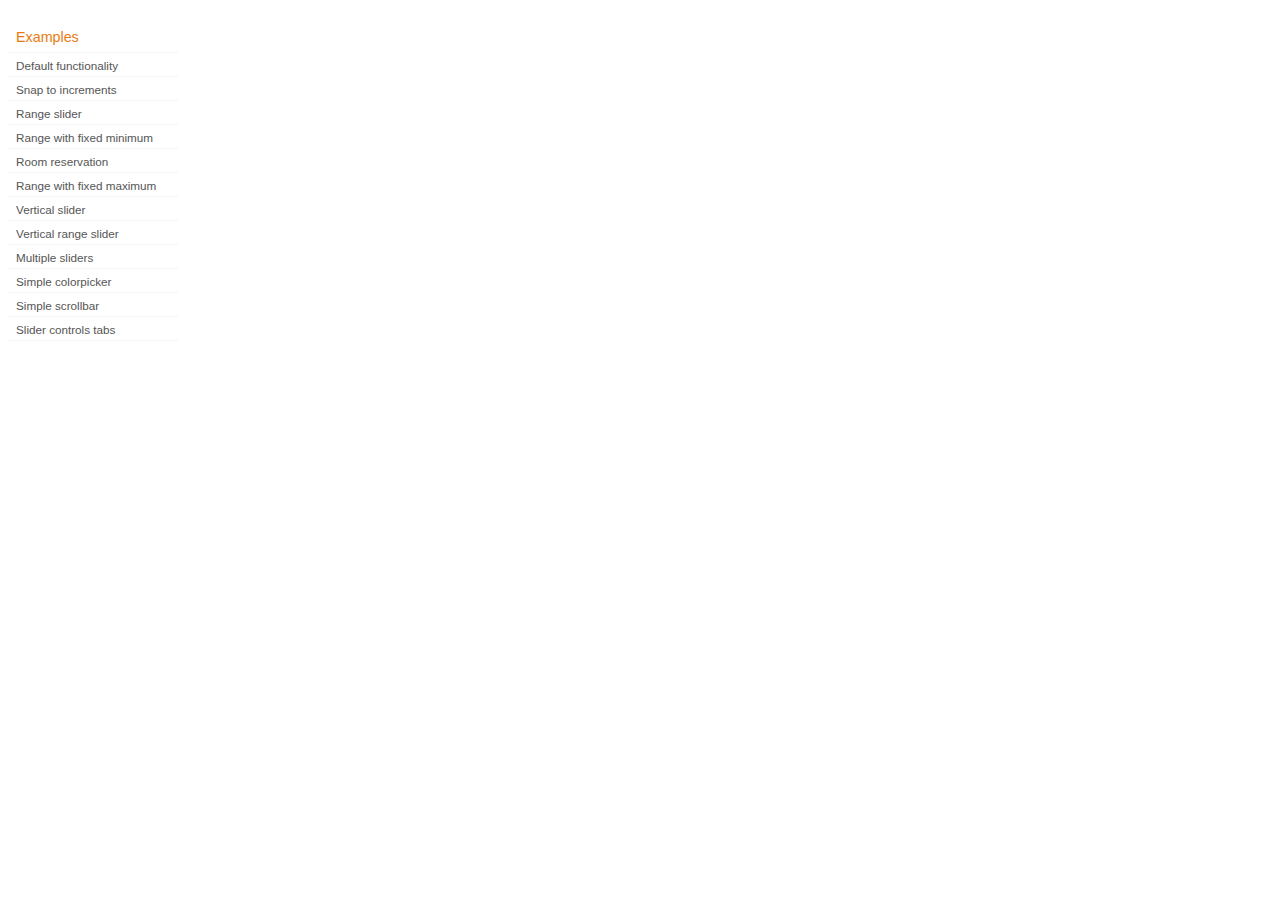
<file: jqueryui/development-bundle/demos/slider/index.html>
<!DOCTYPE html>
<html lang="en">
<head>
	<meta charset="utf-8">
	<title>jQuery UI Slider Demos</title>
	<link rel="stylesheet" href="../demos.css">
</head>
<body>

<div class="demos-nav">
	<h4>Examples</h4>
	<ul>
		<li class="demo-config-on"><a href="default.html">Default functionality</a></li>
		<li><a href="steps.html">Snap to increments</a></li>
		<li><a href="range.html">Range slider</a></li>
		<li><a href="rangemin.html">Range with fixed minimum</a></li>
		<li><a href="hotelrooms.html">Room reservation</a></li>
		<li><a href="rangemax.html">Range with fixed maximum</a></li>
		<li><a href="slider-vertical.html">Vertical slider</a></li>
		<li><a href="range-vertical.html">Vertical range slider</a></li>
		<li><a href="multiple-vertical.html">Multiple sliders</a></li>
		<li><a href="colorpicker.html">Simple colorpicker</a></li>
		<li><a href="side-scroll.html">Simple scrollbar</a></li>
		<li><a href="tabs.html">Slider controls tabs</a></li>
	</ul>
</div>

</body>
</html>
</file>
<file: champions.css>
#champions .cell {
  border: solid 1px white;
  font: 10px sans-serif;
  line-height: 12px;
  overflow: hidden;
  position: absolute;
  text-indent: 2px;
}

.ui-slider-horizontal {
    height: 0.3em;
}

.ui-slider .ui-slider-handle {
    position: absolute;
    z-index: 2;
    width: 0.8em;
    height: 0.9em;
    cursor: default;
}

.ui-widget-header {
    border: 1px solid #E78F08;
    background: #000000;
    color: white;
    font-weight: bold;
}

#era {
    font-size: large;
}
</file>
<file: jqueryui/development-bundle/demos/demos.css>
body {
	font-size: 62.5%;
}

table {
	font-size: 1em;
}

/* Site
   -------------------------------- */

body {
	font-family: "Trebuchet MS", "Helvetica", "Arial",  "Verdana", "sans-serif";
}

/* Layout
   -------------------------------- */

.layout-grid {
	width: 960px;
}

.layout-grid td {
	vertical-align: top;
}

.layout-grid td.left-nav {
	width: 140px;
}

.layout-grid td.normal {
	border-left: 1px solid #eee;
	padding: 20px 24px;
	font-family: "Trebuchet MS", "Helvetica", "Arial",  "Verdana", "sans-serif";
}

.layout-grid td.demos {
	background: url('/images/demos_bg.jpg') no-repeat;
	height: 337px;
	overflow: hidden;
}

/* Normal
   -------------------------------- */

.normal h3,
.normal h4 {
	margin: 0;
	font-weight: normal;
}

.normal h3 {
	padding: 0 0 9px;
	font-size: 1.8em;
}

.normal h4 {
	padding-bottom: 21px;
	border-bottom: 1px dashed #999;
	font-size: 1.2em;
	font-weight: bold;
}

.normal p {
	font-size: 1.2em;
}

/* Demos */

.demos-nav, .demos-nav dt, .demos-nav dd, .demos-nav ul, .demos-nav li {
	margin: 0;
	padding: 0
}

.demos-nav {
	float: left;
	width: 170px;
	font-size: 1.3em;
}

.demos-nav dt,
.demos-nav h4 {
	margin: 0;
	padding: 0;
	font: normal 1.1em "Trebuchet MS", "Helvetica", "Arial",  "Verdana", "sans-serif";
	color: #e87b10;
}

.demos-nav dt,
.demos-nav h4 {
	margin-top: 1.5em;
	margin-bottom: 0;
	padding-left: 8px;
	padding-bottom:5px;
	line-height: 1.2em;
	border-bottom: 1px solid #F4F4F4;
}

.demos-nav dd a,
.demos-nav li a {
	border-bottom: 1px solid #F4F4F4;
	display:block;
	padding: 4px 3px 4px 8px;
	font-size: 90%;
	text-decoration: none;
	color: #555 ;
	margin:2px 0;
	height:13px;
}

.demos-nav dd a:hover,
.demos-nav dd a:focus,
.demos-nav dd a:hover,
.demos-nav dd a:focus {
	background: #f3f3f3;
	color:#000;
	-moz-border-radius: 5px; -webkit-border-radius: 5px;
}
 .demos-nav dd a.selected {
	background: #555;
	color:#ffffff;
	-moz-border-radius: 5px; -webkit-border-radius: 5px;
}


/* new styles for demo pages, added by Filament 12.29.08
eventually we should convert the font sizes to ems -- using px for now to minimize style conflicts
*/

.normal h3.demo-header { font-size:32px; padding:0 0 5px; border-bottom:1px solid #eee; text-transform: capitalize; }
.normal h4.demo-subheader { font-size:10px; text-transform: uppercase; color:#999; padding:8px 0 3px; border:0; margin:0; }
.normal a:link,
.normal a:visited { color:#1b75bb; text-decoration:none; }
.normal a:hover,
.normal a:active { color:#0b559b; }

#demo-config { padding:20px 0 0; }

#demo-frame { float:left; width:540px; height:380px; border:1px solid #ddd; overflow: auto; position: relative; }
#demo-frame h3, #demo-frame h4 { padding: 0; font-weight: bold; font-size: 1em; }

#demo-config-menu { float:right; width:180px;  }
#demo-config-menu h4 { font-size:13px; color:#666; font-weight:normal; border:0; padding-left:18px; }

#demo-config-menu ul { list-style: none; padding: 0; margin: 0; }

#demo-config-menu li { font-size:12px; padding:0 0 0 10px; margin:3px 0; zoom: 1; }

#demo-config-menu li a:link,
#demo-config-menu li a:visited { display:block; padding:1px 8px 4px; border-bottom:1px dotted #b3b3b3; }
* html #demo-config-menu li a:link,
* html #demo-config-menu li a:visited { padding:1px 8px 2px; }
#demo-config-menu li a:hover,
#demo-config-menu li a:active { background-color:#f6f6f6; }

#demo-config-menu li.demo-config-on { background: url(images/demo-config-on-tile.gif) repeat-x left center; }

#demo-config-menu li.demo-config-on a:link,
#demo-config-menu li.demo-config-on a:visited,
#demo-config-menu li.demo-config-on a:hover,
#demo-config-menu li.demo-config-on a:active { background: url(images/demo-config-on.gif) no-repeat left; padding-left:18px; color:#fff; border:0; margin-left:-10px; margin-top: 0px; margin-bottom: 0px; }

#demo-source, #demo-notes {
	clear: both;
	padding: 20px 0 0;
	font-size: 1.3em;
}

#demo-notes { width:520px; color:#333; font-size: 1em; }
#demo-notes p code, .demo-description p code { padding: 0; font-weight: bold; }
#demo-source pre, #demo-source code { padding: 0; }
code, pre { padding:8px 0 8px 20px ; font-size: 1.2em; line-height:130%;  }

#demo-source a:link,
#demo-source a:visited,
#demo-source a:hover,
#demo-source a:active { font-size:12px; padding-left:13px; background-position: left center; background-repeat: no-repeat; }

#demo-source a.source-open:link,
#demo-source a.source-open:visited,
#demo-source a.source-open:hover,
#demo-source a.source-open:active { background-image: url(images/demo-spindown-open.gif); }

#demo-source a.source-closed:link,
#demo-source a.source-closed:visited,
#demo-source a.source-closed:hover,
#demo-source a.source-closed:active { background-image: url(images/demo-spindown-closed.gif); }

div.demo {
	padding:12px;
	font-family: "Trebuchet MS", "Arial", "Helvetica", "Verdana", "sans-serif";
}

div.demo h3.docs { clear:left; font-size:12px; font-weight:normal; padding:0 0 1em; margin:0; }

div.demo-description {
	clear:both;
	padding:12px;
	font-family: "Trebuchet MS", "Arial", "Helvetica", "Verdana", "sans-serif";
	font-size: 1.3em;
	line-height: 1.4em;
}

.ui-draggable, .ui-droppable {
	background-position: top left;
}

.left-nav .demos-nav {
	padding-right: 10px;
}

#demo-link { font-size:11px;  padding-top: 6px; clear: both; overflow: hidden; }
#demo-link a span.ui-icon { float:left; margin-right:3px; }

/* Component containers
----------------------------------*/
#widget-docs .ui-widget { font-family: Trebuchet MS,Verdana,Arial,sans-serif; font-size: 1em; }
#widget-docs .ui-widget input, #widget-docs .ui-widget select, #widget-docs .ui-widget textarea, #widget-docs .ui-widget button { font-family: Trebuchet MS,Verdana,Arial,sans-serif; font-size: 1em; }
#widget-docs .ui-widget-header { border: 1px solid #ffffff; background: #464646 url(images/464646_40x100_textures_01_flat_100.png) 50% 50% repeat-x; color: #ffffff; font-weight: bold; }
#widget-docs .ui-widget-header a { color: #ffffff; }
#widget-docs .ui-widget-content { border: 1px solid #ffffff; background: #ffffff url(images/ffffff_40x100_textures_01_flat_75.png) 50% 50% repeat-x; color: #222222; }
#widget-docs .ui-widget-content a { color: #222222; }

/* Interaction states
----------------------------------*/
#widget-docs .ui-state-default, #widget-docs .ui-widget-content #widget-docs .ui-state-default { border: 1px solid #666666; background: #555555 url(images/555555_40x100_textures_03_highlight_soft_75.png) 50% 50% repeat-x; font-weight: normal; color: #ffffff; outline: none; }
#widget-docs .ui-state-default a { color: #ffffff; text-decoration: none; outline: none; }
#widget-docs .ui-state-hover, #widget-docs .ui-widget-content #widget-docs .ui-state-hover, #widget-docs .ui-state-focus, #widget-docs .ui-widget-content #widget-docs .ui-state-focus { border: 1px solid #666666; background: #444444 url(images/444444_40x100_textures_03_highlight_soft_60.png) 50% 50% repeat-x; font-weight: normal; color: #ffffff; outline: none; }
#widget-docs .ui-state-hover a { color: #ffffff; text-decoration: none; outline: none; }
#widget-docs .ui-state-active, #widget-docs .ui-widget-content #widget-docs .ui-state-active { border: 1px solid #666666; background: #ffffff url(images/ffffff_40x100_textures_01_flat_65.png) 50% 50% repeat-x; font-weight: normal; color: #F6921E; outline: none; }
#widget-docs .ui-state-active a { color: #F6921E; outline: none; text-decoration: none; }

/* Interaction Cues
----------------------------------*/
#widget-docs .ui-state-highlight, #widget-docs .ui-widget-content #widget-docs .ui-state-highlight {border: 1px solid #fcefa1; background: #fbf9ee url(images/fbf9ee_40x100_textures_02_glass_55.png) 50% 50% repeat-x; color: #363636; }
#widget-docs .ui-state-error, #widget-docs .ui-widget-content #widget-docs .ui-state-error {border: 1px solid #cd0a0a; background: #fef1ec url(images/fef1ec_40x100_textures_05_inset_soft_95.png) 50% bottom repeat-x; color: #cd0a0a; }
#widget-docs .ui-state-error-text, #widget-docs .ui-widget-content #widget-docs .ui-state-error-text { color: #cd0a0a; }
#widget-docs .ui-state-disabled, #widget-docs .ui-widget-content #widget-docs .ui-state-disabled { opacity: .35; filter:Alpha(Opacity=35); background-image: none; }
#widget-docs .ui-priority-primary, #widget-docs .ui-widget-content #widget-docs .ui-priority-primary { font-weight: bold; }
#widget-docs .ui-priority-secondary, #widget-docs .ui-widget-content #widget-docs .ui-priority-secondary { opacity: .7; filter:Alpha(Opacity=70); font-weight: normal; }

/* Icons
----------------------------------*/

/* states and images */
#demo-frame-wrapper .ui-icon, #widget-docs .ui-icon { width: 16px; height: 16px; background-image: url(images/222222_256x240_icons_icons.png); }
#widget-docs .ui-widget-content .ui-icon {background-image: url(images/222222_256x240_icons_icons.png); }
#widget-docs .ui-widget-header .ui-icon {background-image: url(images/222222_256x240_icons_icons.png); }
#widget-docs .ui-state-default .ui-icon { background-image: url(images/888888_256x240_icons_icons.png); }
#widget-docs .ui-state-hover .ui-icon, #widget-docs .ui-state-focus .ui-icon {background-image: url(images/454545_256x240_icons_icons.png); }
#widget-docs .ui-state-active .ui-icon {background-image: url(images/454545_256x240_icons_icons.png); }
#widget-docs .ui-state-highlight .ui-icon {background-image: url(images/2e83ff_256x240_icons_icons.png); }
#widget-docs .ui-state-error .ui-icon, #widget-docs .ui-state-error-text .ui-icon {background-image: url(images/cd0a0a_256x240_icons_icons.png); }


/* Misc visuals
----------------------------------*/

/* Corner radius */
#widget-docs .ui-corner-tl { -moz-border-radius-topleft: 4px; -webkit-border-top-left-radius: 4px; }
#widget-docs .ui-corner-tr { -moz-border-radius-topright: 4px; -webkit-border-top-right-radius: 4px; }
#widget-docs .ui-corner-bl { -moz-border-radius-bottomleft: 4px; -webkit-border-bottom-left-radius: 4px; }
#widget-docs .ui-corner-br { -moz-border-radius-bottomright: 4px; -webkit-border-bottom-right-radius: 4px; }
#widget-docs .ui-corner-top { -moz-border-radius-topleft: 4px; -webkit-border-top-left-radius: 4px; -moz-border-radius-topright: 4px; -webkit-border-top-right-radius: 4px; }
#widget-docs .ui-corner-bottom { -moz-border-radius-bottomleft: 4px; -webkit-border-bottom-left-radius: 4px; -moz-border-radius-bottomright: 4px; -webkit-border-bottom-right-radius: 4px; }
#widget-docs .ui-corner-right {  -moz-border-radius-topright: 4px; -webkit-border-top-right-radius: 4px; -moz-border-radius-bottomright: 4px; -webkit-border-bottom-right-radius: 4px; }
#widget-docs .ui-corner-left { -moz-border-radius-topleft: 4px; -webkit-border-top-left-radius: 4px; -moz-border-radius-bottomleft: 4px; -webkit-border-bottom-left-radius: 4px; }
#widget-docs .ui-corner-all { -moz-border-radius: 4px; -webkit-border-radius: 4px; }

/* Overlays */
#widget-docs .ui-widget-overlay { background: #aaaaaa url(images/aaaaaa_40x100_textures_01_flat_0.png) 50% 50% repeat-x; opacity: .30;filter:Alpha(Opacity=30); }
#widget-docs .ui-widget-shadow { margin: -8px 0 0 -8px; padding: 8px; background: #aaaaaa url(images/aaaaaa_40x100_textures_01_flat_0.png) 50% 50% repeat-x; opacity: .30;filter:Alpha(Opacity=30); -moz-border-radius: 8px; -webkit-border-radius: 8px; }

/*
----------------------------------*/

#widget-docs { margin:20px 0 0; border: none; }

#widget-docs h2, #widget-docs h3, #widget-docs h4, #widget-docs p, #widget-docs ul, #widget-docs code { margin:0; padding:0; }
#widget-docs code { display:block; color:#444; font-size:.9em; margin:0 0 1em; }
#widget-docs code strong { color:#000; }
#widget-docs p { margin:0 3em 1.2em 0; }
#widget-docs p.intro { font-size:13px; color:#666; line-height:1.3; }
#widget-docs ul { list-style-type: none; }

#widget-docs h2 { font-size:16px; margin:1.2em 0 .5em; }
#widget-docs h3 { font-size:14px; color:#e6820E; margin:1.5em 0 .5em; }
.normal #widget-docs h4 { font-size:12px; color:#000; border:0; margin:0 0 .5em; }

#docs-overview-main { width:400px; }
#docs-overview-sidebar { float:right; width:200px; }
#docs-overview-sidebar a span { color:#666; }
#widget-docs #docs-overview-main p { margin-right:0; }
#widget-docs #docs-overview-sidebar h4 { padding-left:0; }

.docs-list-header { float:left; width:100%; margin:10px 0 0; border-bottom:1px solid #eee; }
#widget-docs .docs-list-header h2 { float:left; margin:0; }
#widget-docs .docs-list-header p { float:right; margin:5px 0; font-size:11px; }

.docs-list { float:left; width:100%; padding:0 0 10px; }
.docs-list .param-header { float:left; clear:left; width:100%; padding:8px 0; border-top:1px solid #eee; }
#widget-docs .param-header h3, #widget-docs .param-header p { margin:0; float:left; }
#widget-docs .param-header h3 { width:50%; }
#widget-docs .param-header h3 span { background: url(images/demo-spindown-closed.gif) no-repeat left; padding-left:13px; }
#widget-docs .param-open .param-header h3 span { background: url(images/demo-spindown-open.gif) no-repeat left; }
#widget-docs .param-header p { width:24%; }
#widget-docs .param-header p.param-type span { background: url(images/icon-docs-info.gif) no-repeat left; cursor:pointer; border-bottom:1px dashed #ccc; padding-left:15px; }

.param-details { padding-left:13px; }
.param-args { margin:0 0 1.5em; border-top:1px dotted #ccc;}
.param-args td { padding:3px 30px 3px 5px; border-bottom:1px dotted #ccc;  }


/* overrides for ui-tab styles */
#widget-docs ul.ui-tabs-nav { padding:0 0 0 8px; }
#widget-docs .ui-tabs-nav li { margin:5px 5px 0 0; }

#widget-docs .ui-tabs-nav li a:link,
#widget-docs .ui-tabs-nav li a:visited,
#widget-docs .ui-tabs-nav li a:hover,
#widget-docs .ui-tabs-nav li a:active { font-size:14px; padding:4px 1.2em 3px; color:#fff; }

#widget-docs .ui-tabs-nav li.ui-tabs-selected a:link,
#widget-docs .ui-tabs-nav li.ui-tabs-selected a:visited,
#widget-docs .ui-tabs-nav li.ui-tabs-selected a:hover,
#widget-docs .ui-tabs-nav li.ui-tabs-selected a:active { color:#e6820E; }

#widget-docs .ui-tabs-panel { padding:20px 9px; font-size:12px; line-height:1.4; color:#000; }

#widget-docs .ui-widget-content a:link,
#widget-docs .ui-widget-content a:visited { color:#1b75bb; text-decoration:none; }
#widget-docs .ui-widget-content a:hover,
#widget-docs .ui-widget-content a:active { color:#0b559b; }
</file>
